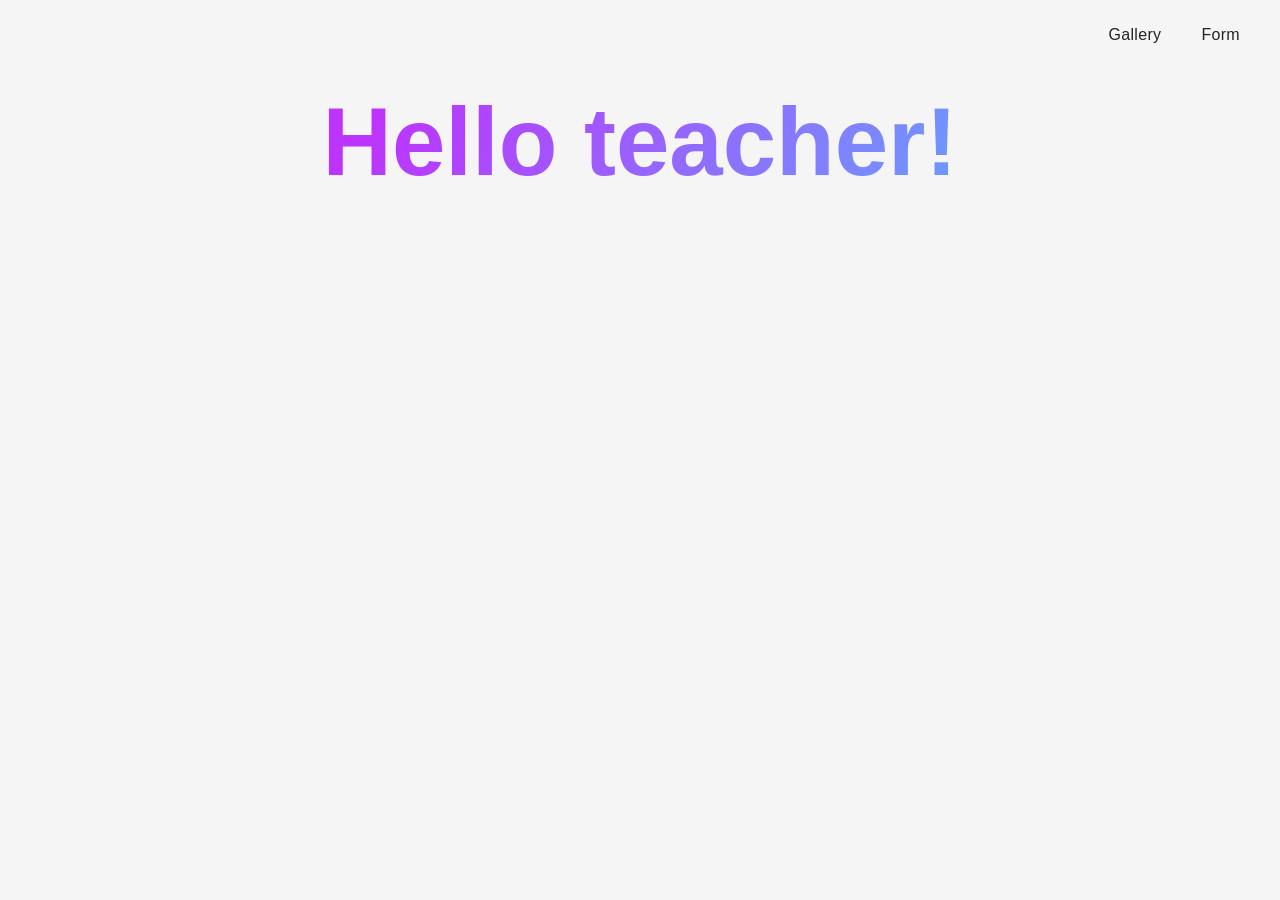
<file: src/index.html>
<!DOCTYPE html>
<html lang="en">

<head>
  <meta charset="UTF-8" />
  <link rel="icon" type="image/svg+xml" href="/favicon.svg" />
  <meta name="viewport" content="width=device-width, initial-scale=1.0" />
  <title>Homework 9</title>
  <link rel="stylesheet" href="./css/styles.css" />
</head>

<body>
  <header class="header">
    <div class="container">
      <nav class="nav">
        <a class="nav-logo" href="./index.html" aria-label="Site logo">
          <svg class="nav-logo-icon" width="100" height="30">
            <use href="./img/logo.svg"></use>
          </svg>
        </a>
        <ul class="nav-list">
          <li class="nav-item">
            <a class="nav-link {=$highlight-act}" href="./1-gallery.html">Gallery</a>
          </li>
          <li class="nav-item">
            <a class="nav-link {=$highlight-curr}" href="./2-form.html">Form</a>
          </li>
        </ul>
      </nav>
    </div>
  </header>

  <main>
    <h1 class="main-title">
      <span class="main-title-gradient">Hello teacher!</span>
    </h1>
  </main>
</body>

</html>
</file>
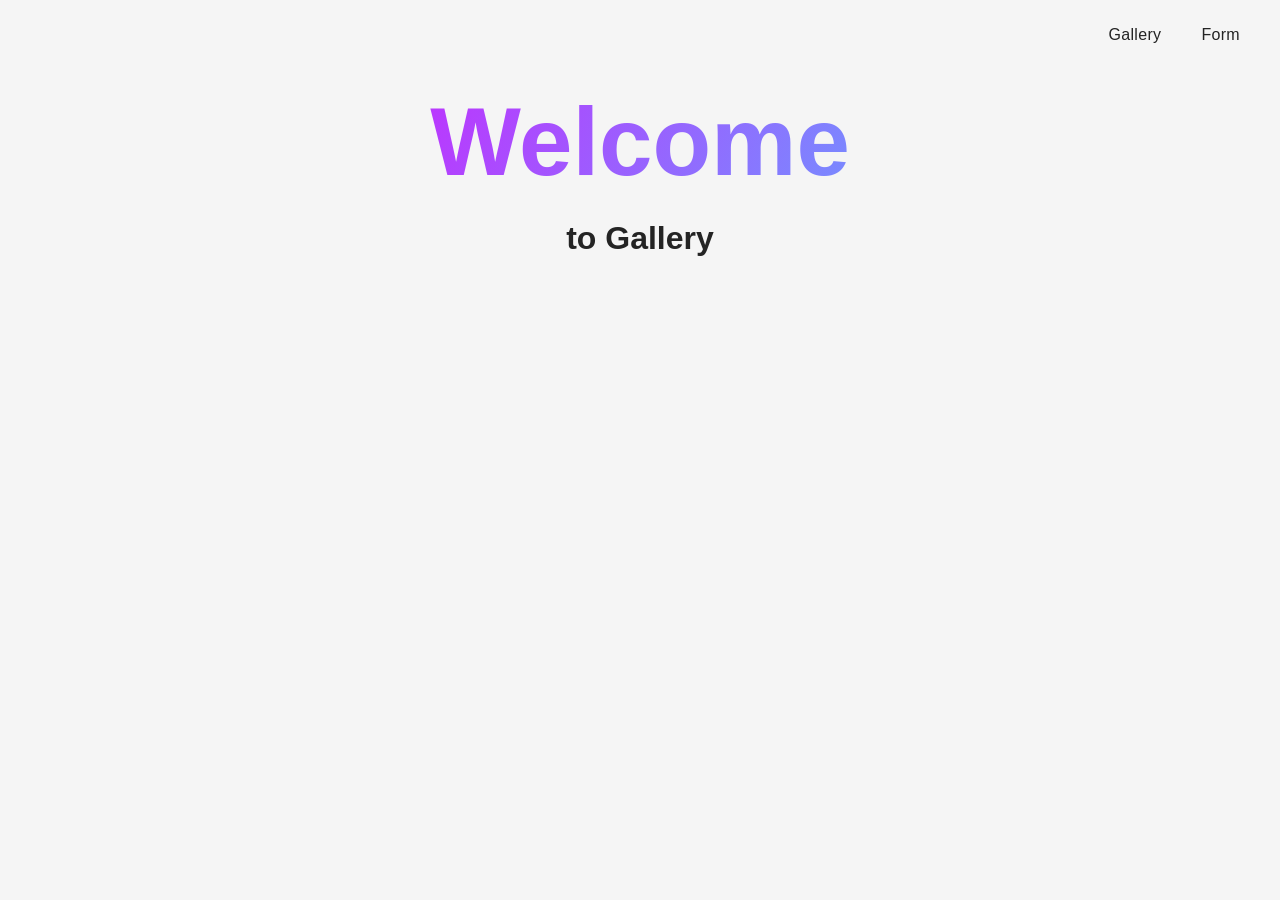
<file: src/1-gallery.html>
<!DOCTYPE html>
<html lang="en">

<head>
  <meta charset="UTF-8" />
  <meta http-equiv="X-UA-Compatible" content="IE=edge" />
  <meta name="viewport" content="width=device-width, initial-scale=1.0" />
  <title>Gallery</title>

  <link rel="stylesheet" href="./css/styles.css" />
</head>

<body>
  <header class="header">
    <div class="container">
      <nav class="nav">
        <a class="nav-logo" href="./index.html" aria-label="Site logo">
          <svg class="nav-logo-icon" width="100" height="30">
            <use href="./img/logo.svg"></use>
          </svg>
        </a>
        <ul class="nav-list">
          <li class="nav-item">
            <a class="nav-link {=$highlight-act}" href="./1-gallery.html">Gallery</a>
          </li>
          <li class="nav-item">
            <a class="nav-link {=$highlight-curr}" href="./2-form.html">Form</a>
          </li>
        </ul>
      </nav>
    </div>
  </header>

  <main>
    <div class="container">
      <h1 class="main-title">
        <span class="main-title-gradient">Welcome</span> to Gallery
      </h1>

      <ul class="gallery"></ul>
    </div>

    <script src="./js/1-gallery.js" type="module"></script>
  </main>
</body>

</html>
</file>
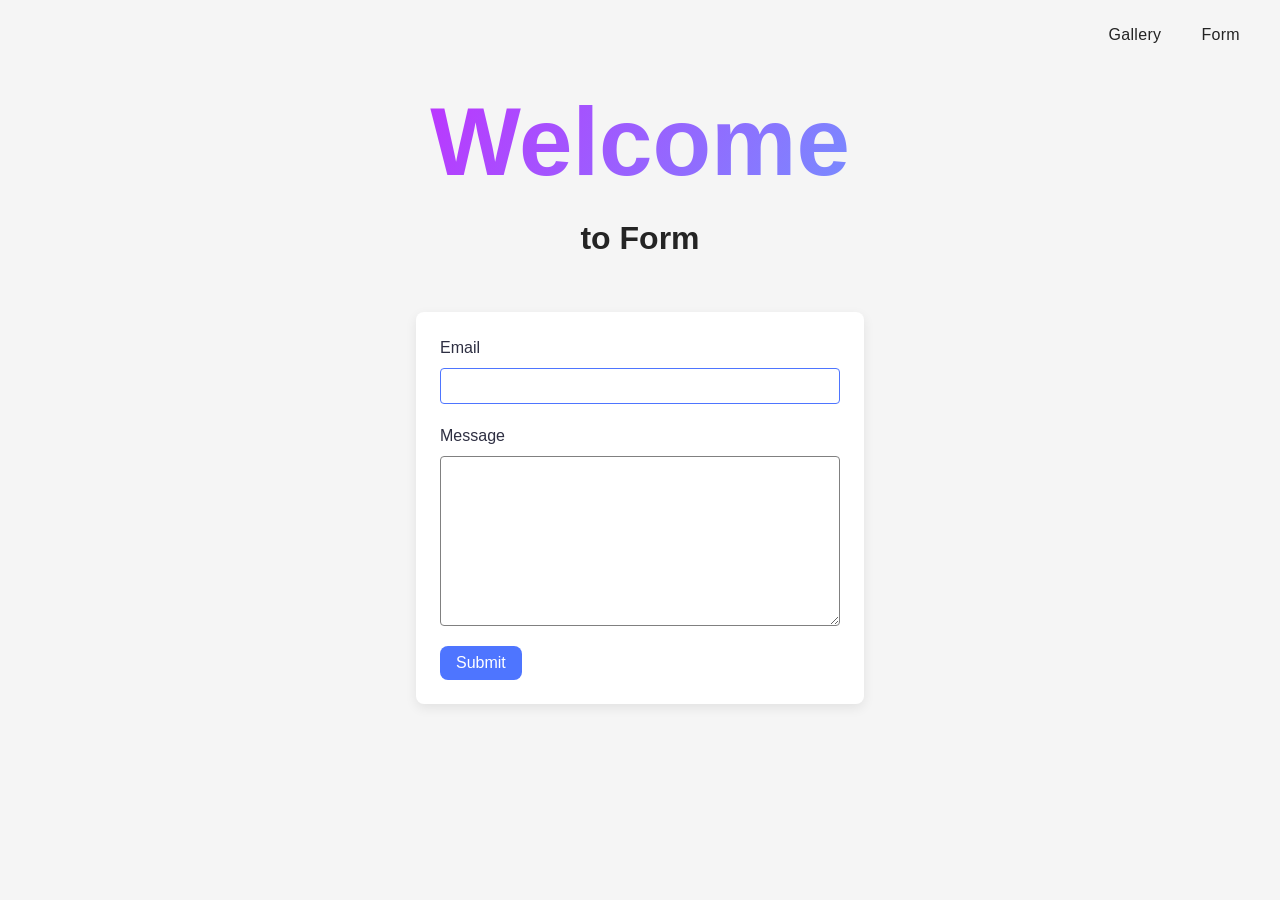
<file: src/2-form.html>
<!DOCTYPE html>
<html lang="en">

<head>
  <meta charset="UTF-8" />
  <meta http-equiv="X-UA-Compatible" content="IE=edge" />
  <meta name="viewport" content="width=device-width, initial-scale=1.0" />
  <title>Form</title>
  <link rel="stylesheet" href="./css/styles.css" />
</head>

<body>
  <header class="header">
    <div class="container">
      <nav class="nav">
        <a class="nav-logo" href="./index.html" aria-label="Site logo">
          <svg class="nav-logo-icon" width="100" height="30">
            <use href="./img/logo.svg"></use>
          </svg>
        </a>
        <ul class="nav-list">
          <li class="nav-item">
            <a class="nav-link {=$highlight-act}" href="./1-gallery.html">Gallery</a>
          </li>
          <li class="nav-item">
            <a class="nav-link {=$highlight-curr}" href="./2-form.html">Form</a>
          </li>
        </ul>
      </nav>
    </div>
  </header>

  <main>
    <div class="container">
      <h1 class="main-title">
        <span class="main-title-gradient">Welcome</span> to Form
      </h1>

      <form class="feedback-form" autocomplete="off">
        <label>
          Email
          <input type="email" name="email" autofocus />
        </label>
        <label>
          Message
          <textarea name="message" rows="8"></textarea>
        </label>
        <button type="submit">Submit</button>
      </form>

    </div>

    <script src="./js/2-form.js" type="module"></script>
  </main>
</body>

</html>
</file>
<file: src/css/styles.css>
/**
  |============================
  | include css partials with
  | default @import url()
  |============================
*/
/* Common styles */
@import url('./reset.css');
@import url('./base.css');
@import url('./container.css');
@import url('./animations.css');

/* Sections style */
@import url('./header.css');
@import url('./vite-promo.css');
@import url('./badges.css');
@import url('./back-link.css');
@import url('./footer.css');

/* Gallery style */
@import url('./gallery.css');

/* Form style */
@import url('./form.css');
</file>
